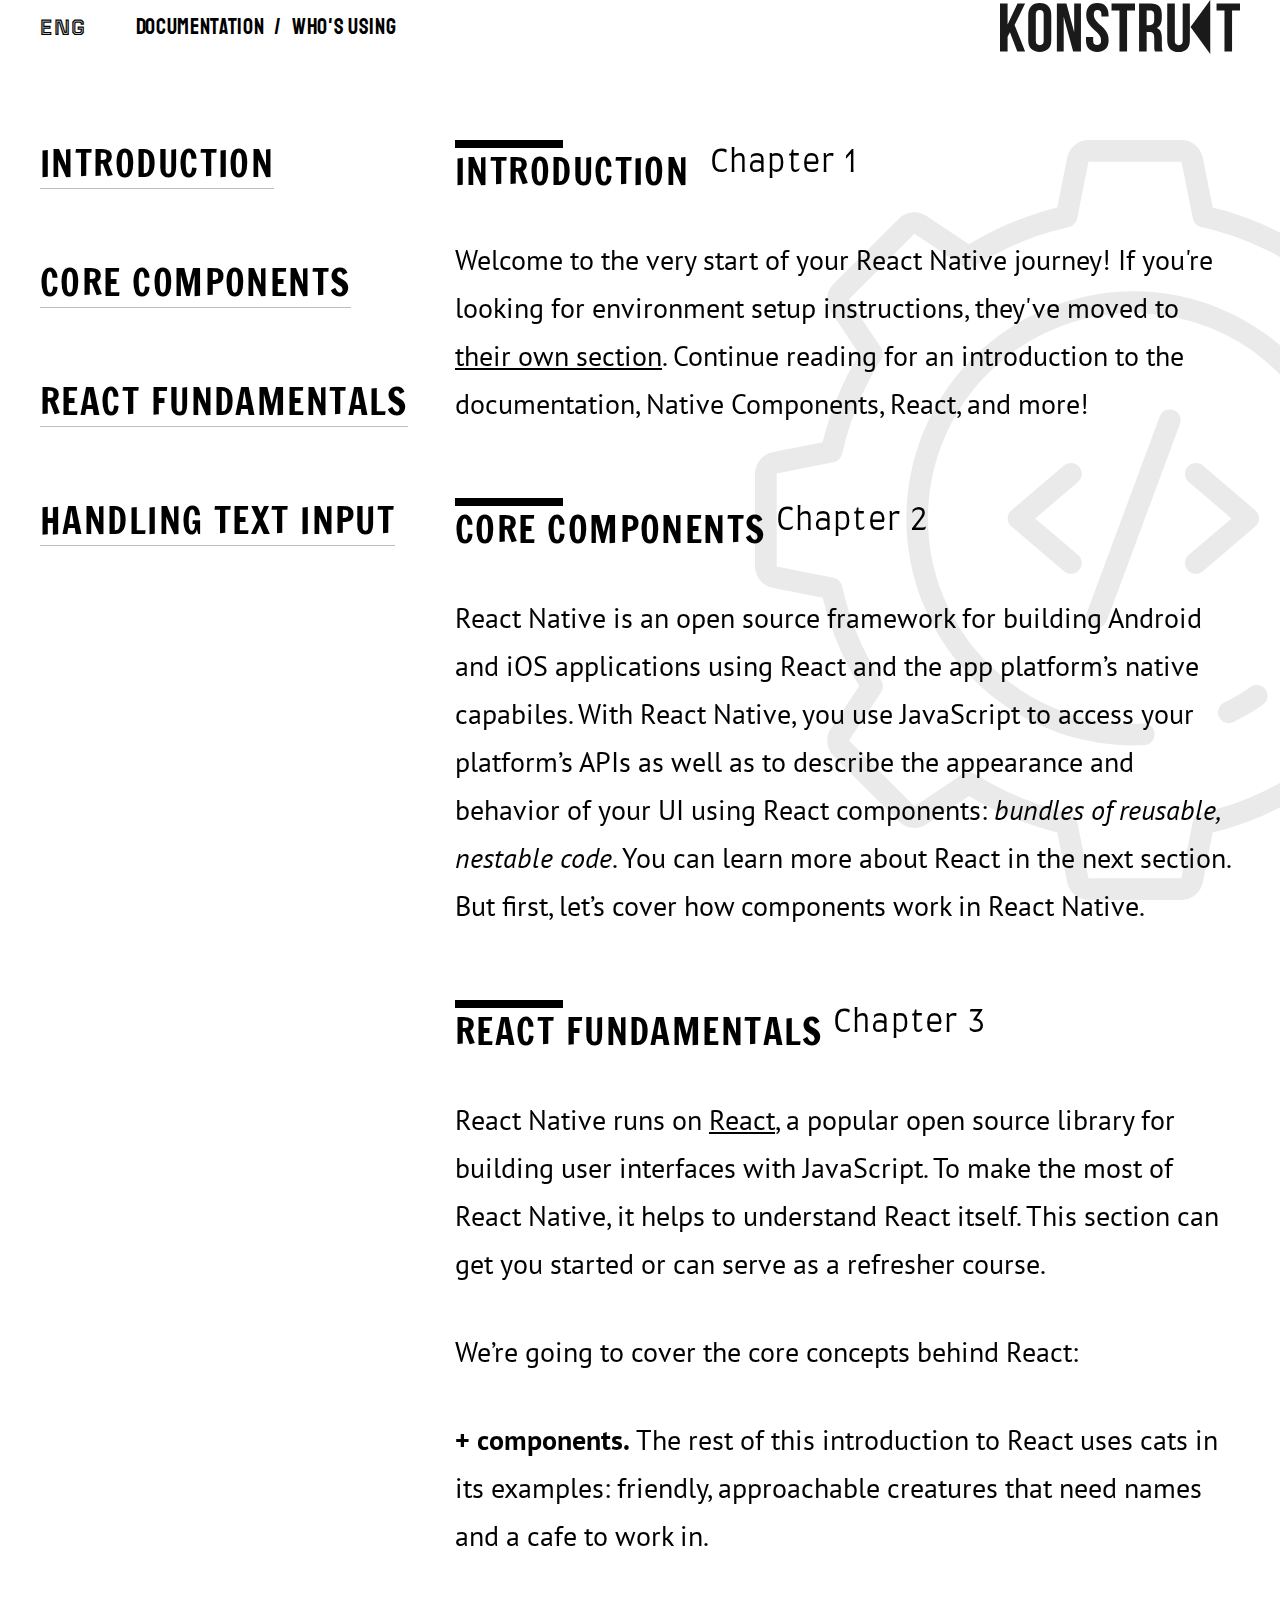
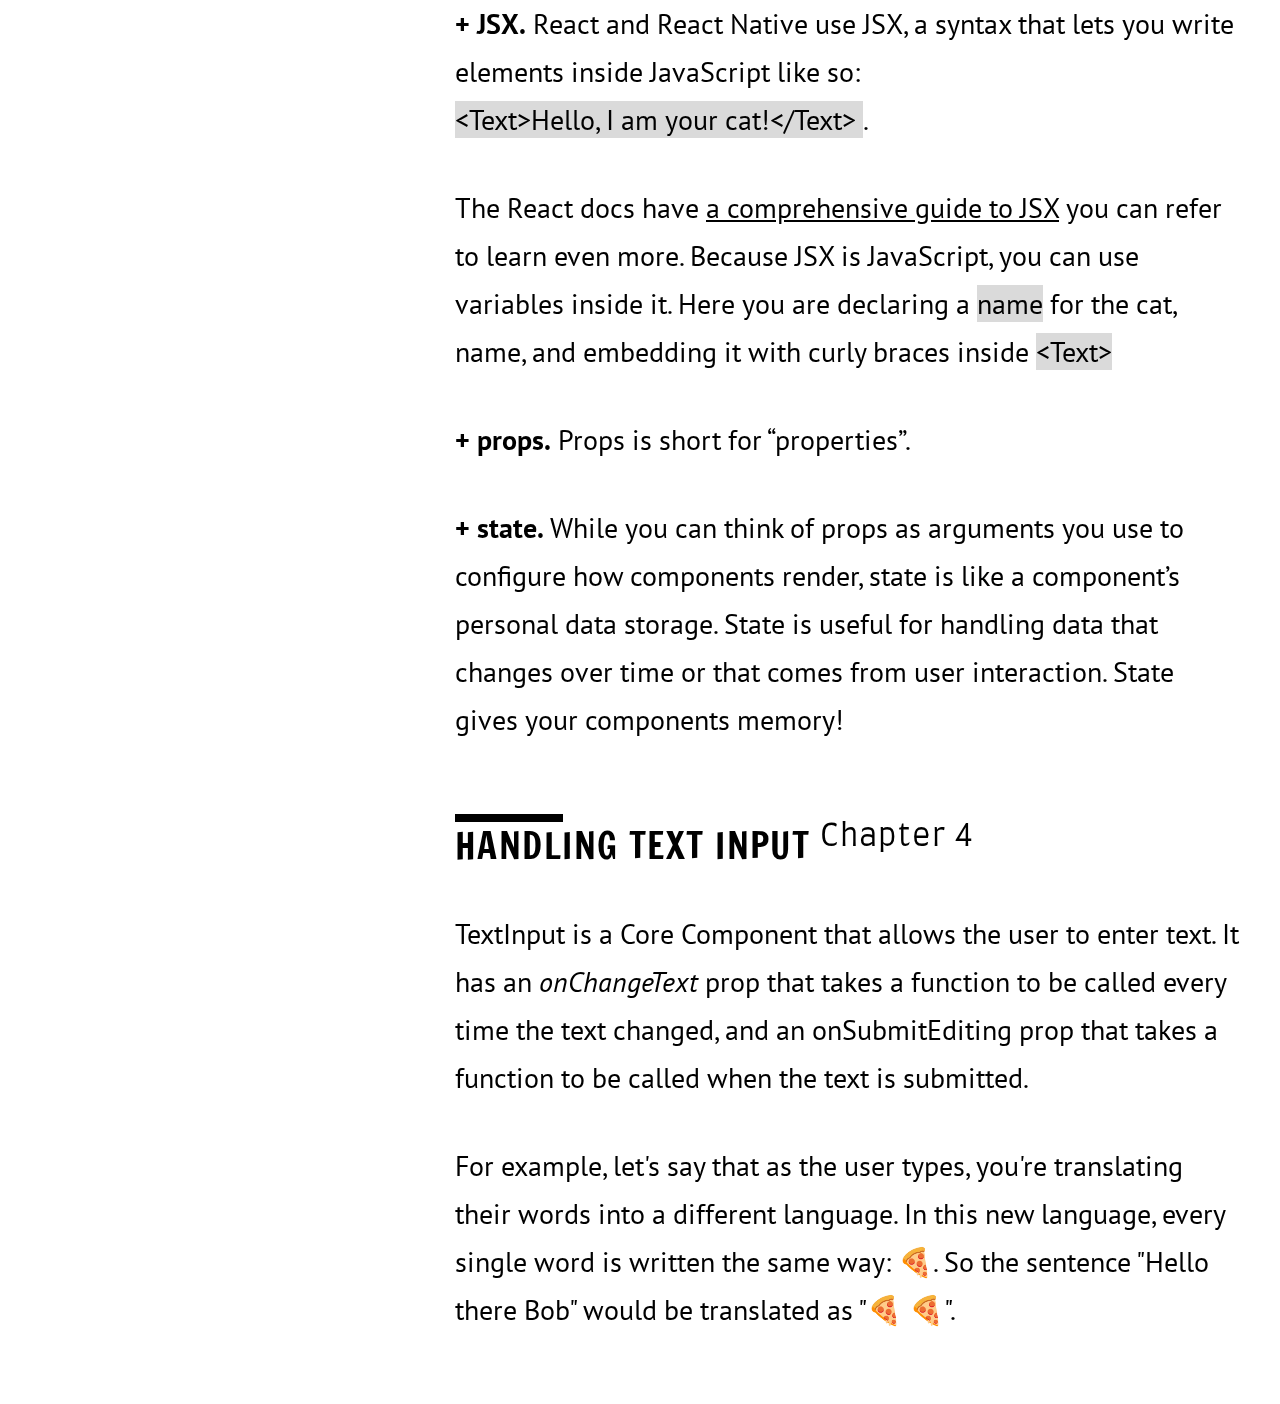
<file: index.html>
<!DOCTYPE html>
<html lang="en">
  <head>
    <meta charset="UTF-8" />
    <meta http-equiv="X-UA-Compatible" content="IE=edge" />
    <meta name="viewport" content="width=device-width, initial-scale=1.0" />
    <title>KONSTRUKT</title>
    <link rel="stylesheet" href="./styles/style.css" />
    <link rel="stylesheet" href="./styles/reset.css" />
    <link rel="preconnect" href="https://fonts.googleapis.com" />
    <link rel="preconnect" href="https://fonts.gstatic.com" crossorigin />
    <link
      href="https://fonts.googleapis.com/css2?family=Farro:wght@300&family=Francois+One&family=PT+Sans:ital,wght@0,400;0,700;1,400&family=Roboto:wght@500&family=Staatliches&family=Tourney:wght@600&display=swap"
      rel="stylesheet"
    />
  </head>
  <body>
    <div class="wrapper">
      <header class="header-content">
        <div class="header container">
          <div class="sub-cont">
            <div class="lang">
              <a href="#" class="lang-link">
                <h5 class="lang-title">ENG</h5>
              </a>
            </div>
            <div class="header-links">
              <ul class="header-links-list">
                <li class="header-links-item">
                  <a href="#" class="header-links-link">
                    <span class="header-links-link-text"> Documentation </span>
                  </a>
                </li>
                <li class="header-links-item">
                  <p class="slash"><span class="header-links-link-text">&#47;</span></p>
                </li>
                <li class="header-links-item">
                  <a href="./pages/using.html" class="header-links-link">
                    <span class="header-links-link-text"> Who's using </span>
                  </a>
                </li>
              </ul>
            </div>
          </div>
          <div class="logo">
            <a href="#">
              <img src="./images/logo.svg" alt="logo" width="240" />
            </a>
          </div>
        </div>
      </header>
      <main class="main-content">
        <div class="main container">
          <aside class="sidebar content">
            <nav class="nav">
              <ul class="nav-list">
                <li class="nav-item">
                  <a href="" class="nav-link">Introduction</a>
                </li>
                <li class="nav-item">
                  <a href="" class="nav-link">core components</a>
                </li>
                <li class="nav-item">
                  <a href="" class="nav-link">react fundamentals</a>
                </li>
                <li class="nav-item">
                  <a href="" class="nav-link">handling text input</a>
                </li>
              </ul>
            </nav>
          </aside>
          <div class="relative">
            <div class="sticky-img">
              <img src="./images/bg-picture.svg" alt="" class="sticky" />
            </div>
            <div class="sections">
              <section class="intro">
                <h2 class="section-title">Introduction <sup class="superscript">Chapter 1</sup></h2>
                <p class="section-text">
                  Welcome to the very start of your React Native journey! If you're looking for
                  environment setup instructions, they've moved to
                  <span class="underline">their own section</span>. Continue reading for an
                  introduction to the documentation, Native Components, React, and more!
                </p>
              </section>
              <section class="core">
                <h2 class="section-title">
                  core components<sup class="superscript">Chapter 2</sup>
                </h2>
                <p class="section-text">
                  React Native is an open source framework for building Android and iOS applications
                  using React and the app platform’s native capabiles. With React Native, you use
                  JavaScript to access your platform’s APIs as well as to describe the appearance
                  and behavior of your UI using React components:
                  <span class="italic">bundles of reusable, nestable code</span>. You can learn more
                  about React in the next section. But first, let’s cover how components work in
                  React Native.
                </p>
              </section>
              <section class="react">
                <h2 class="section-title">
                  react fundamentals<sup class="superscript">Chapter 3</sup>
                </h2>
                <p class="section-text">
                  React Native runs on <span class="underline">React</span>, a popular open source
                  library for building user interfaces with JavaScript. To make the most of React
                  Native, it helps to understand React itself. This section can get you started or
                  can serve as a refresher course.
                </p>
                <p class="section-text">We’re going to cover the core concepts behind React:</p>
                <p class="section-text">
                  <span class="bold">+ components.</span> The rest of this introduction to React
                  uses cats in its examples: friendly, approachable creatures that need names and a
                  cafe to work in.
                </p>
                <p class="section-text">
                  <span class="bold">+ JSX.</span> React and React Native use JSX, a syntax that
                  lets you write elements inside JavaScript like so: <br />
                  <span class="bg">&lt;Text&gt;Hello, I am your cat!&lt;/Text&gt; </span>.
                </p>
                <p class="section-text">
                  The React docs have
                  <span class="underline">a comprehensive guide to JSX</span> you can refer to learn
                  even more. Because JSX is JavaScript, you can use variables inside it. Here you
                  are declaring a <span class="bg">name</span> for the cat, name, and embedding it
                  with curly braces inside
                  <span class="bg">&lt;Text&gt;</span>
                </p>
                <p class="section-text">
                  <span class="bold">+ props.</span> Props is short for “properties”.
                </p>
                <p class="section-text">
                  <span class="bold">+ state.</span> While you can think of props as arguments you
                  use to configure how components render, state is like a component’s personal data
                  storage. State is useful for handling data that changes over time or that comes
                  from user interaction. State gives your components memory!
                </p>
              </section>
              <section class="handling">
                <h2 class="section-title">
                  handling text input<sup class="superscript">Chapter 4</sup>
                </h2>
                <p class="section-text">
                  TextInput is a Core Component that allows the user to enter text. It has an
                  <span class="italic">onChangeText</span> prop that takes a function to be called
                  every time the text changed, and an onSubmitEditing prop that takes a function to
                  be called when the text is submitted.
                </p>
                <p class="section-text">
                  For example, let's say that as the user types, you're translating their words into
                  a different language. In this new language, every single word is written the same
                  way: 🍕. So the sentence "Hello there Bob" would be translated as "🍕 🍕".
                </p>
              </section>
            </div>
          </div>
        </div>
      </main>
      <footer></footer>
    </div>
  </body>
</html>
</file>
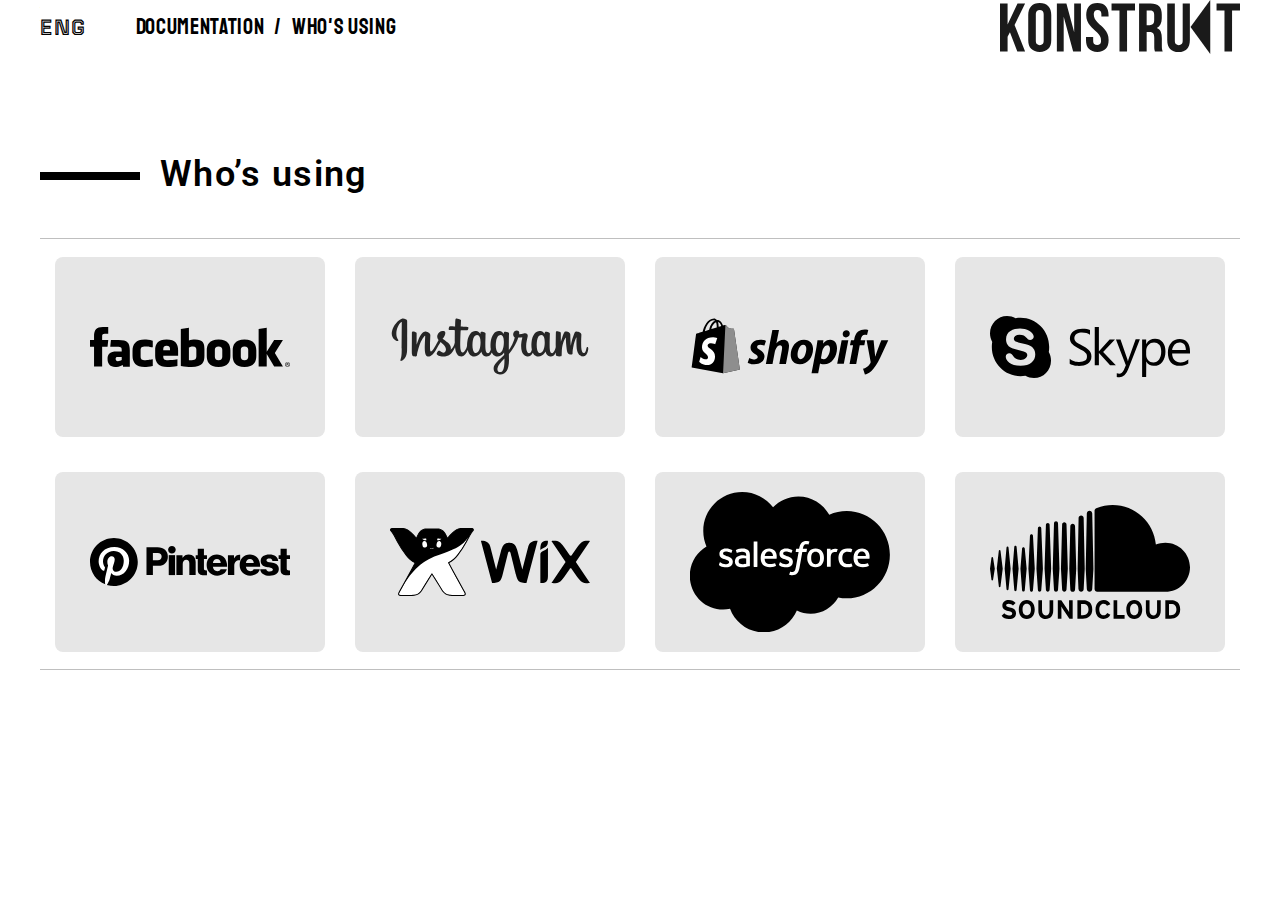
<file: pages/using.html>
<!DOCTYPE html>
<html lang="en">
  <head>
    <meta charset="UTF-8" />
    <meta http-equiv="X-UA-Compatible" content="IE=edge" />
    <meta name="viewport" content="width=device-width, initial-scale=1.0" />
    <title>KONSTRUKT</title>
    <link rel="stylesheet" href="../styles/using.css" />
    <link rel="stylesheet" href="../styles/reset.css" />
    <link rel="preconnect" href="https://fonts.googleapis.com" />
    <link rel="preconnect" href="https://fonts.gstatic.com" crossorigin />
    <link
      href="https://fonts.googleapis.com/css2?family=Farro:wght@300&family=Francois+One&family=PT+Sans:ital,wght@0,400;0,700;1,400&family=Roboto:wght@500&family=Staatliches&family=Tourney:wght@600&display=swap"
      rel="stylesheet"
    />
  </head>
  <body>
    <div class="wrapper">
      <header class="header-content">
        <div class="header container">
          <div class="sub-cont">
            <div class="lang">
              <a href="#" class="lang-link">
                <h5 class="lang-title">ENG</h5>
              </a>
            </div>
            <div class="header-links">
              <ul class="header-links-list">
                <li class="header-links-item">
                  <a href="../index.html" class="header-links-link">
                    <span class="header-links-link-text"> Documentation </span>
                  </a>
                </li>
                <li class="header-links-item">
                  <p class="slash"><span class="header-links-link-text">&#47;</span></p>
                </li>
                <li class="header-links-item">
                  <a href="#" class="header-links-link">
                    <span class="header-links-link-text"> Who's using </span>
                  </a>
                </li>
              </ul>
            </div>
          </div>
          <div class="logo">
            <a href="#">
              <img src="../images/logo.svg" alt="logo" width="240" />
            </a>
          </div>
        </div>
      </header>
      <main class="main-content">
        <div class="main container">
          <div>
            <h1 class="main-title">Who’s using</h1>
          </div>
          <section class="cards">
            <div class="flip-card">
              <div class="flip-card-inner">
                <div class="flip-card-front">
                  <img src="../images/facebook-logo-black.svg" alt="" width="200" height="40" />
                </div>
                <div class="flip-card-back">
                  <img src="../images/facebook-logo-white.svg" alt="" width="200" height="40" />
                </div>
              </div>
            </div>
            <div class="flip-card">
              <div class="flip-card-inner">
                <div class="flip-card-front">
                  <img src="../images/instagram-logo-black.svg" alt="" width="200" height="57" />
                </div>
                <div class="flip-card-back">
                  <img src="../images/instagram-logo-white.svg" alt="" width="200" height="57" />
                </div>
              </div>
            </div>
            <div class="flip-card">
              <div class="flip-card-inner">
                <div class="flip-card-front">
                  <img src="../images/shopify-logo-black.svg" alt="" width="200" height="57" />
                </div>
                <div class="flip-card-back">
                  <img src="../images/shopify-logo-white.svg" alt="" width="200" height="57" />
                </div>
              </div>
            </div>
            <div class="flip-card">
              <div class="flip-card-inner">
                <div class="flip-card-front">
                  <img src="../images/skype-logo-black.svg" alt="" width="200" height="62" />
                </div>
                <div class="flip-card-back">
                  <img src="../images/skype-logo-white.svg" alt="" width="200" height="62" />
                </div>
              </div>
            </div>
            <div class="flip-card">
              <div class="flip-card-inner">
                <div class="flip-card-front">
                  <img src="../images/pinterest-logo-black.svg" alt="" width="200" height="48" />
                </div>
                <div class="flip-card-back">
                  <img src="../images/pinterest-logo-white.svg" alt="" width="200" height="48" />
                </div>
              </div>
            </div>
            <div class="flip-card">
              <div class="flip-card-inner">
                <div class="flip-card-front">
                  <img src="../images/wix-logo-black.svg" alt="" width="200" height="68" />
                </div>
                <div class="flip-card-back">
                  <img src="../images/wix.com-logo-white.svg" alt="" width="200" height="68" />
                </div>
              </div>
            </div>
            <div class="flip-card">
              <div class="flip-card-inner">
                <div class="flip-card-front">
                  <img src="../images/saleforse-logo-black.svg" alt="" width="200" height="140" />
                </div>
                <div class="flip-card-back">
                  <img src="../images/saleforse-logo-white.svg" alt="" width="200" height="140" />
                </div>
              </div>
            </div>
            <div class="flip-card">
              <div class="flip-card-inner">
                <div class="flip-card-front">
                  <img src="../images/soundcloud-logo-black.svg" alt="" width="200" height="114" />
                </div>
                <div class="flip-card-back">
                  <img src="../images/soundcloud-logo-white.svg" alt="" width="200" height="114" />
                </div>
              </div>
            </div>
          </section>
          <!-- <section class="cards">
            <ul class="cards-list-front">
              <li class="cards-item facebook">
                <div class="hover">
                  <img src="../images/facebook-logo-black.svg" alt="" width="200" class="black" />
                  <img src="../images/facebook-logo-white.svg" alt="" width="200" class="white" />
                </div>
              </li>
              <li class="cards-item instagram">
                <div class="hover">
                  <img src="../images/instagram-logo-black.svg" alt="" width="200" class="black" />
                  <img src="../images/instagram-logo-white.svg" alt="" width="200" class="white" />
                </div>
              </li>
              <li class="cards-item shopify">
                <div class="hover">
                  <img src="../images/shopify-logo-black.svg" alt="" width="200" class="black" />
                  <img src="../images/shopify-logo-white.svg" alt="" width="200" class="white" />
                </div>
              </li>
              <li class="cards-item skype">
                <div class="hover">
                  <img src="../images/skype-logo-black.svg" alt="" width="200" class="black" />
                  <img src="../images/skype-logo-white.svg" alt="" width="200" class="white" />
                </div>
              </li>
              <li class="cards-item pinterest">
                <div class="hover">
                  <img src="../images/pinterest-logo-black.svg" alt="" width="200" class="black" />
                  <img src="../images/pinterest-logo-white.svg" alt="" width="200" class="white" />
                </div>
              </li>
              <li class="cards-item wix">
                <div class="hover">
                  <img src="../images/wix-logo-black.svg" alt="" width="200" class="black" />
                  <img src="../images/wix.com-logo-white.svg" alt="" width="200" class="white" />
                </div>
              </li>
              <li class="cards-item saleforse">
                <div class="hover">
                  <img src="../images/saleforse-logo-black.svg" alt="" width="200" class="black" />
                  <img src="../images/saleforse-logo-white.svg" alt="" width="200" class="white" />
                </div>
              </li>
              <li class="cards-item soundcloud">
                <div class="hover">
                  <img src="../images/soundcloud-logo-black.svg" alt="" width="200" class="black" />
                  <img src="../images/soundcloud-logo-white.svg" alt="" width="200" class="white" />
                </div>
              </li>
            </ul>
          </section> -->
        </div>
      </main>
    </div>
  </body>
</html>
</file>
<file: styles/style.css>
/* font-family: 'Farro', sans-serif;
font-family: 'Francois One', sans-serif;
font-family: 'PT Sans', sans-serif;
font-family: 'Roboto', sans-serif;
font-family: 'Staatliches', cursive;
font-family: 'Tourney', cursive; */

.wrapper {
  padding-top: 20px;
  padding-bottom: 50px;
}

[class*='container'] {
  max-width: 1200px;
  margin: 0 auto;
}

/* -----header----- */

.header {
  display: flex;
  justify-content: space-between;
  align-items: center;
  position: relative;
  z-index: 2;
}

.header-content {
  position: fixed;
  width: 100%;
  height: 80px;
  left: 0;
  top: 0;
  z-index: 99;
}

.header-content::before {
  content: '';
  display: flex;
  align-items: center;
  position: absolute;
  top: 0;
  left: 0;
  width: 100%;
  height: 80%;
  background-color: #fff;
}

.header-links-list {
  display: flex;
}

.sub-cont {
  display: flex;
  align-items: center;
}

.lang {
  display: flex;
  align-items: center;
}

.lang-title {
  font-family: 'Tourney', cursive;
  font-style: normal;
  font-weight: 600;
  font-size: 22px;
  line-height: 18px;
  text-align: center;
  letter-spacing: 0.04em;
  color: #000000;
}

.lang-link {
  margin-right: 50px;
}

.header-links-link-text {
  font-family: 'Staatliches', cursive;
  font-style: normal;
  font-weight: 400;
  font-size: 22px;
  line-height: 28px;
  letter-spacing: 0.03em;
  color: #000000;
}

.slash {
  margin-left: 10px;
  margin-right: 10px;
}

.content {
  padding-top: 120px;
}

.main {
  display: flex;
}

.sticky-img {
  margin-left: 300px;
  position: sticky;
  top: 65px;
  z-index: -1;
}

.sidebar {
  margin-right: 30px;
}

.nav {
  position: sticky;
  top: 65px;
}

.nav-link {
  font-family: 'Francois One', sans-serif;
  font-style: normal;
  font-weight: 400;
  font-size: 36px;
  line-height: 48px;
  letter-spacing: 0.04em;
  text-transform: uppercase;
  color: #000000;
  border-bottom: 1px solid #bdbdbd;
  display: inline-block;
  margin-bottom: 70px;
}

.nav-list {
  width: 385px;
}
/*----------rework--------- */

.relative {
  position: relative;
  top: 120px;
  width: 785px;
}
/* -----------------rework------------ */

.sections {
  margin-top: -760px;
  display: flex;
  flex-direction: column;
}

.section-title {
  display: block;
  font-family: 'Francois One', sans-serif;
  font-style: normal;
  font-weight: 400;
  font-size: 36px;
  line-height: 48px;
  letter-spacing: 0.04em;
  text-transform: uppercase;
  color: #000000;
  margin-bottom: 40px;
}
.section-title::before {
  content: '';
  display: block;
  width: 100px;
  border: 4px solid #000000;
  background: #000000;
}

.section-text {
  font-family: 'PT Sans', sans-serif;
  font-style: normal;
  font-weight: 400;
  font-size: 28px;
  line-height: 48px;
  color: #000000;
}

.intro p,
.core p,
.react p,
.handling p {
  margin-bottom: 40px;
}

.intro p:last-child,
.core p:last-child,
.react p:last-child,
.handling p:last-child {
  margin-bottom: 70px;
}

.superscript {
  font-family: 'Farro', sans-serif;
  text-transform: capitalize;
  font-style: normal;
  font-weight: 300;
  font-size: 30px;
  line-height: 1;
  letter-spacing: 0.04em;
  color: #000000;
  margin-left: 10px;
}

.underline {
  text-decoration-line: underline;
}

.italic {
  font-style: italic;
}

.bold {
  font-weight: 700;
}

.bg {
  background-color: #dadada;
}
</file>
<file: styles/using.css>
.wrapper {
  padding-top: 0;
  padding-bottom: 0;
}

[class*='container'] {
  max-width: 1200px;
  margin: 0 auto;
}

.header {
  display: flex;
  justify-content: space-between;
  align-items: center;
  z-index: 2;
}

.header-content {
  width: 100%;
  height: 80px;
  margin-bottom: 70px;
}

.header-links-list {
  display: flex;
}

.sub-cont {
  display: flex;
  align-items: center;
}

.lang {
  display: flex;
  align-items: center;
}

.lang-title {
  font-family: 'Tourney', cursive;
  font-style: normal;
  font-weight: 600;
  font-size: 22px;
  line-height: 18px;
  text-align: center;
  letter-spacing: 0.04em;
  color: #000000;
}

.lang-link {
  margin-right: 50px;
}

.header-links-link-text {
  font-family: 'Staatliches', cursive;
  font-style: normal;
  font-weight: 400;
  font-size: 22px;
  line-height: 28px;
  letter-spacing: 0.03em;
  color: #000000;
}

.slash {
  margin-left: 10px;
  margin-right: 10px;
}

.main-title {
  font-family: 'Roboto';
  font-style: normal;
  font-weight: 600;
  font-size: 36px;
  line-height: 48px;
  letter-spacing: 0.04em;
  color: #000000;
  margin-bottom: 40px;
}

.main-title::before {
  content: '';
  position: relative;
  left: 0;
  bottom: 6px;
  display: inline-block;
  box-sizing: border-box;
  background: #000;
  border: 4px solid #000000;
  width: 100px;
  height: 100%;
  margin-right: 20px;
}

.cards {
  display: flex;
  flex-wrap: wrap;
  position: relative;
  align-content: space-around;
  justify-content: space-around;
  /* background-color: transparent; */
  width: 1200px;
  height: 430px;
  perspective: 1000px;
  border-top: 1px solid #bfbfbf;
  border-bottom: 1px solid #bfbfbf;
}

.flip-card-inner {
  position: relative;
  width: 270px;
  height: 180px;
  text-align: center;
  transition: transform 0.6s;
  transform-style: preserve-3d;
}

.flip-card:hover .flip-card-inner {
  transform: rotateX(180deg);
}

.flip-card-front,
.flip-card-back {
  display: flex;
  align-items: center;
  justify-content: center;
  position: absolute;
  width: 100%;
  height: 100%;
  -webkit-backface-visibility: hidden;
  backface-visibility: hidden;
}

.flip-card-front {
  background: #e6e6e6;
  border-radius: 8px;
}

.flip-card-back {
  transform: rotateX(180deg);
  background: #1a1a1a;
  border-radius: 8px;
}

img {
  display: block;
  box-sizing: border-box;
}

/* .cards {
  position: relative;
  display: flex;
  box-sizing: border-box;
  width: 100%;
  height: 430px;
  border-top: 1px solid #bfbfbf;
  border-bottom: 1px solid #bfbfbf;
}

.cards-list-front {
  display: flex;
  flex-wrap: wrap;
  justify-content: space-around;
  align-content: space-around;
}

.cards-item {
  display: flex;
  position: relative;
  align-items: center;
  height: 180px;
  width: 270px;
  background: #e6e6e6;
  border-radius: 8px;
  justify-content: center;
}

.cards-item:hover .hover {
  background: #1a1a1a;
  border-radius: 8px;
  transition: transform 0.8s;
  transform: rotateX(180deg);
}

.cards-item:hover .black {
  display: none;
}

.cards-item:hover .white {
  position: absolute;
  opacity: 1;
  transition: transform 0.8s;
  transform: rotateX(180deg);
}

.hover {
  display: flex;
  position: absolute;
  align-items: center;
  justify-content: center;
  width: 100%;
  height: 100%;
  transition: transform 0.8s;
}

.white {
  position: absolute;
  transition: transform 0.8s;
  opacity: 0;
} */
</file>
